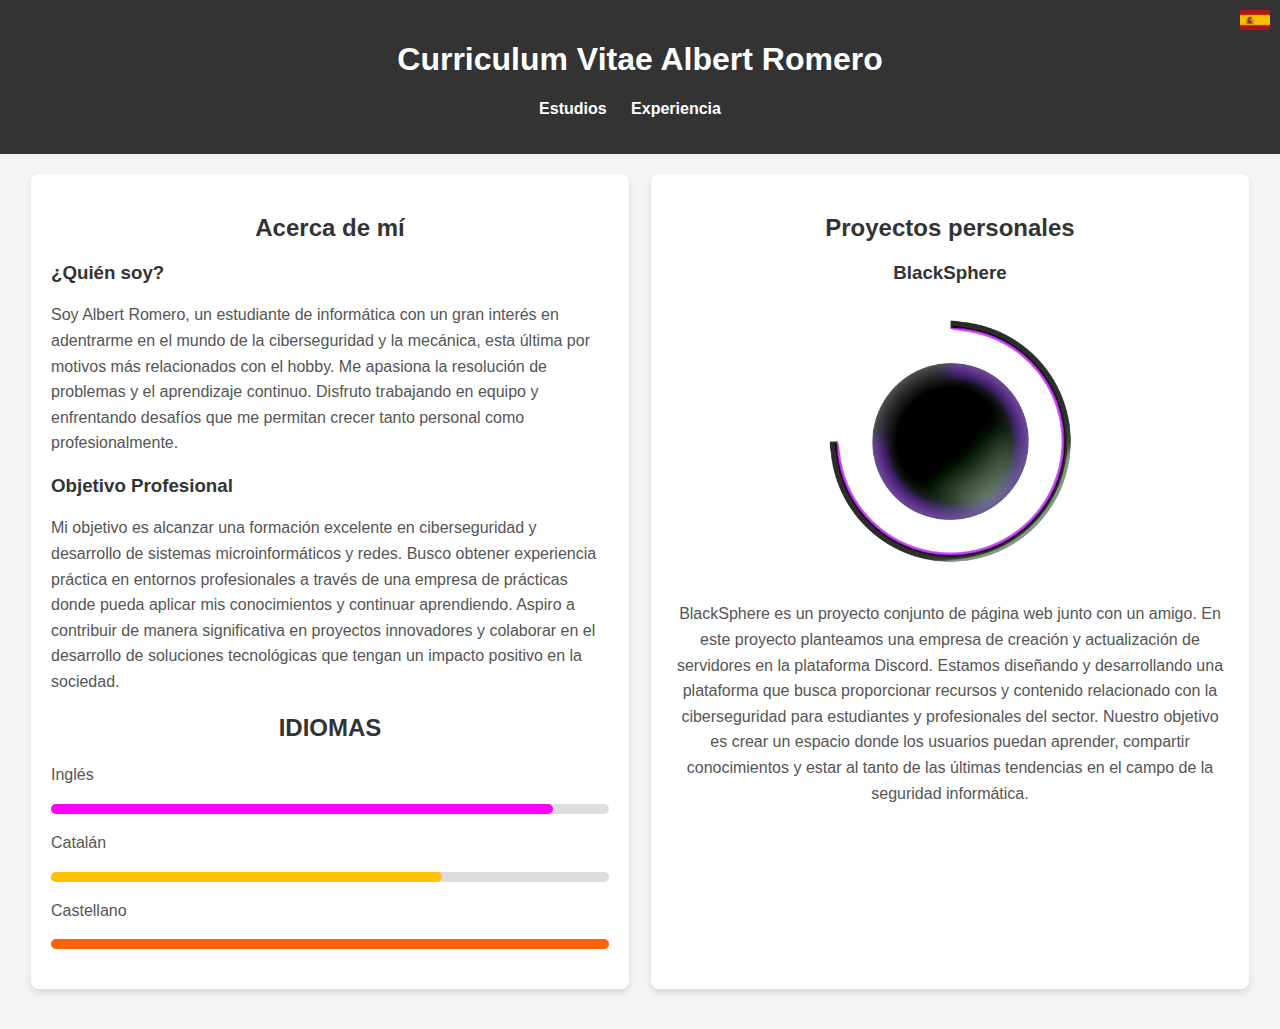
<file: index.html>
<!DOCTYPE html>
<html lang="en">
<head>
    <!-- Meta etiquetas -->
    <meta charset="UTF-8">
    <meta name="viewport" content="width=device-width, initial-scale=1.0">
    <!-- Enlace a la hoja de estilos CSS -->
    <link rel="stylesheet" href="./css/estils.css">
    <!-- Título de la página -->
    <title>CV</title>
</head>
<body>
    <!-- Encabezado de la página -->
    <header>
        <!-- Título principal -->
        <h1>Curriculum Vitae Albert Romero</h1>
        <!-- Menú de navegación -->
        <nav>
            <ul>
                <!-- Enlaces a otras secciones -->
                <li><a href="../view/estudis.html">Estudios</a></li>
                <li><a href="../view/experiencia.html">Experiencia</a></li>
            </ul>
        </nav>
        <!-- Enlace a la versión en inglés de la página -->
        <a href="./view/en/index_en.html"><img src="./img/bandera_española.png" alt="English" class="language-flag"></a>
    </header>
    
    <!-- Contenido principal -->
    <main>
        <!-- Primera columna -->
        <div class="columna">
            <!-- Título de sección -->
            <h2>Acerca de mí</h2>
            <!-- Subtítulo y descripción -->
            <h3>¿Quién soy?</h3>
            <p>Soy Albert Romero, un estudiante de informática con un gran interés en adentrarme en el mundo de la ciberseguridad y la mecánica, esta última por motivos más relacionados con el hobby. Me apasiona la resolución de problemas y el aprendizaje continuo. Disfruto trabajando en equipo y enfrentando desafíos que me permitan crecer tanto personal como profesionalmente.</p>
            <!-- Subtítulo y descripción -->
            <h3>Objetivo Profesional</h3>
            <p>Mi objetivo es alcanzar una formación excelente en ciberseguridad y desarrollo de sistemas microinformáticos y redes. Busco obtener experiencia práctica en entornos profesionales a través de una empresa de prácticas donde pueda aplicar mis conocimientos y continuar aprendiendo. Aspiro a contribuir de manera significativa en proyectos innovadores y colaborar en el desarrollo de soluciones tecnológicas que tengan un impacto positivo en la sociedad.</p>
            <!-- Sección de idiomas -->
            <div>
                <h2>IDIOMAS</h2>
                <!-- Lista de idiomas y barras de progreso -->
                <div class="idiomas">
                    <p>Inglés</p>
                    <div class="barra-progreso">
                        <div class="progreso-ingles"></div>
                    </div>
                    <p>Catalán</p>
                    <div class="barra-progreso">
                        <div class="progreso-catalan"></div>
                    </div>
                    <p>Castellano</p>
                    <div class="barra-progreso">
                        <div class="progreso-castellano"></div>
                    </div>
                </div>
            </div>
        </div>
        <!-- Segunda columna -->
        <div class="columna">
            <!-- Título de sección -->
            <h2>Proyectos personales</h2>
            <!-- Descripción de proyecto -->
            <div class="proyectos">
                <h3>BlackSphere</h3>
                <!-- Enlace al repositorio de GitHub y logo -->
                <a href="https://github.com/LotsV8pro/BlackSphere" target="_blank">
                    <img src="./img/BlackSphereLogo.png" alt="BlackSphere Logo">
                </a>
                <!-- Descripción del proyecto -->
                <p>BlackSphere es un proyecto conjunto de página web junto con un amigo. En este proyecto planteamos una empresa de creación y actualización de servidores en la plataforma Discord. Estamos diseñando y desarrollando una plataforma que busca proporcionar recursos y contenido relacionado con la ciberseguridad para estudiantes y profesionales del sector. Nuestro objetivo es crear un espacio donde los usuarios puedan aprender, compartir conocimientos y estar al tanto de las últimas tendencias en el campo de la seguridad informática.</p>
            </div>
        </div>
    </main>
</body>
</html>
</file>
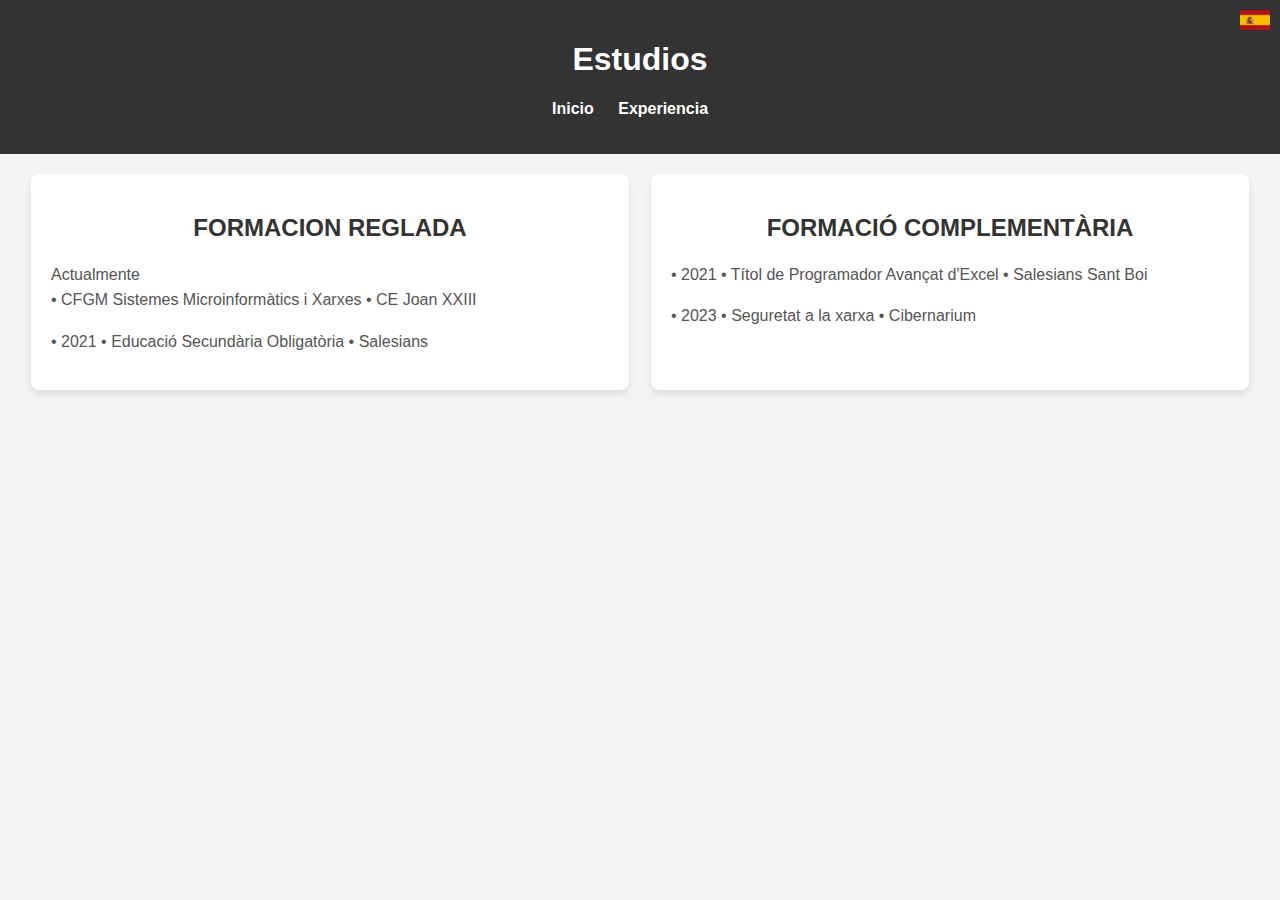
<file: view/estudis.html>
<!DOCTYPE html>
<html lang="es">
<head>
    <!-- Codificación de caracteres -->
    <meta charset="UTF-8">
    <!-- Etiqueta meta para la visualización en dispositivos móviles -->
    <meta name="viewport" content="width=device-width, initial-scale=1.0">
    <!-- Enlace a la hoja de estilos CSS -->
    <link rel="stylesheet" href="../css/estils.css">
    <!-- Título de la página -->
    <title>Estudios</title>
</head>
<body>
    <!-- Encabezado de la página -->
    <header>
        <!-- Título principal -->
        <h1>Estudios</h1>
        <!-- Menú de navegación -->
        <nav>
            <ul>
                <!-- Enlace al inicio -->
                <li><a href="../index.html">Inicio</a></li>
                <!-- Enlace a la página de experiencia -->
                <li><a href="experiencia.html">Experiencia</a></li>
            </ul>
        </nav>
        <!-- Enlace a la versión en inglés de la página -->
        <a href="./en/education.html"><img src="../img/bandera_española.png" alt="English" class="language-flag"></a>
    </header>

    <!-- Contenido principal -->
    <main>
        <!-- Primera columna -->
        <div class="columna">
            <!-- Título de sección -->
            <h2>FORMACION REGLADA</h2>
            <!-- Descripción de la formación reglada -->
            <p>Actualmente <br> • CFGM Sistemes Microinformàtics i Xarxes • CE Joan XXIII </p>
            <!-- Otra descripción de la formación reglada -->
            <p> • 2021 • Educació Secundària Obligatòria • Salesians</p>
        </div>
        <!-- Segunda columna -->
        <div class="columna">
            <!-- Título de sección -->
            <h2>FORMACIÓ COMPLEMENTÀRIA</h2>
            <!-- Descripción de la formación complementaria -->
            <p>• 2021 • Títol de Programador Avançat d'Excel • Salesians Sant Boi</p>
            <!-- Otra descripción de la formación complementaria -->
            <p>• 2023 • Seguretat a la xarxa • Cibernarium</p>
        </div>
    </main>
</body>
</html>
</file>
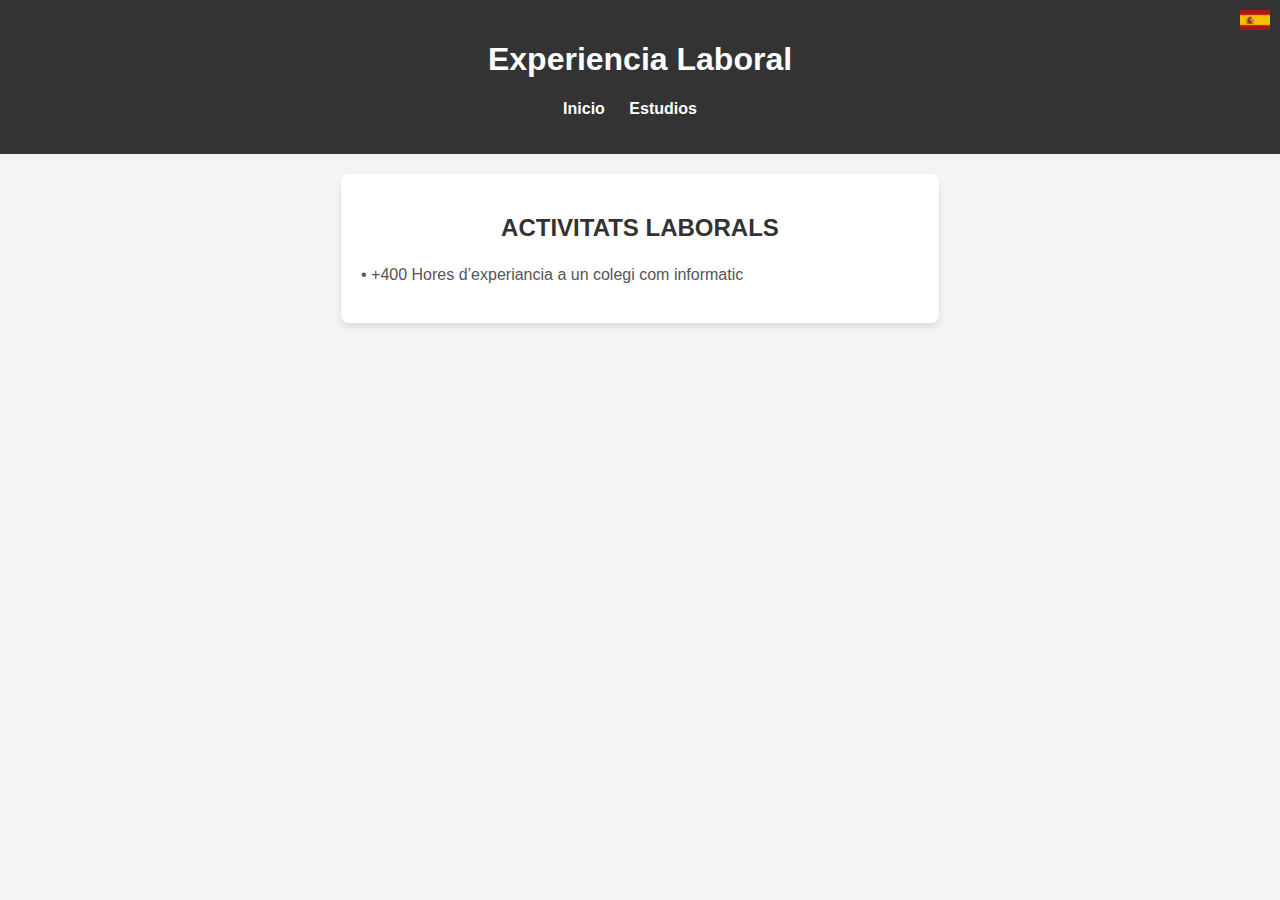
<file: view/experiencia.html>
<!DOCTYPE html>
<html lang="es">
<head>
    <!-- Etiqueta meta para la codificación de caracteres -->
    <meta charset="UTF-8">
    <!-- Etiqueta meta para la visualización en dispositivos móviles -->
    <meta name="viewport" content="width=device-width, initial-scale=1.0">
    <!-- Enlace a la hoja de estilos CSS -->
    <link rel="stylesheet" href="../css/estils.css">
    <!-- Título de la página -->
    <title>Experiencia</title>
</head>
<body>
    <!-- Encabezado de la página -->
    <header>
        <!-- Título principal -->
        <h1>Experiencia Laboral</h1>
        <!-- Menú de navegación -->
        <nav>
            <ul>
                <!-- Enlace al inicio -->
                <li><a href="../index.html">Inicio</a></li>
                <!-- Enlace a la página de estudios -->
                <li><a href="estudis.html">Estudios</a></li>
            </ul>
        </nav>
        <!-- Enlace a la versión en inglés de la página -->
        <a href="./en/experience.html"><img src="../img/bandera_española.png" alt="English" class="language-flag"></a>
    </header>

    <!-- Contenido principal -->
    <main>
        <!-- División de columna -->
        <div class="columna">
            <!-- Título de sección -->
            <h2>ACTIVITATS LABORALS</h2>
            <!-- Descripción de la experiencia laboral -->
            <p>• +400 Hores d’experiancia a un colegi com informatic </p>
        </div>
        <!-- Cierre de la etiqueta <main> -->
    </main>
    <!-- Cierre de la etiqueta <body> -->
</body>
<!-- Cierre de la etiqueta <html> -->
</html>
</file>
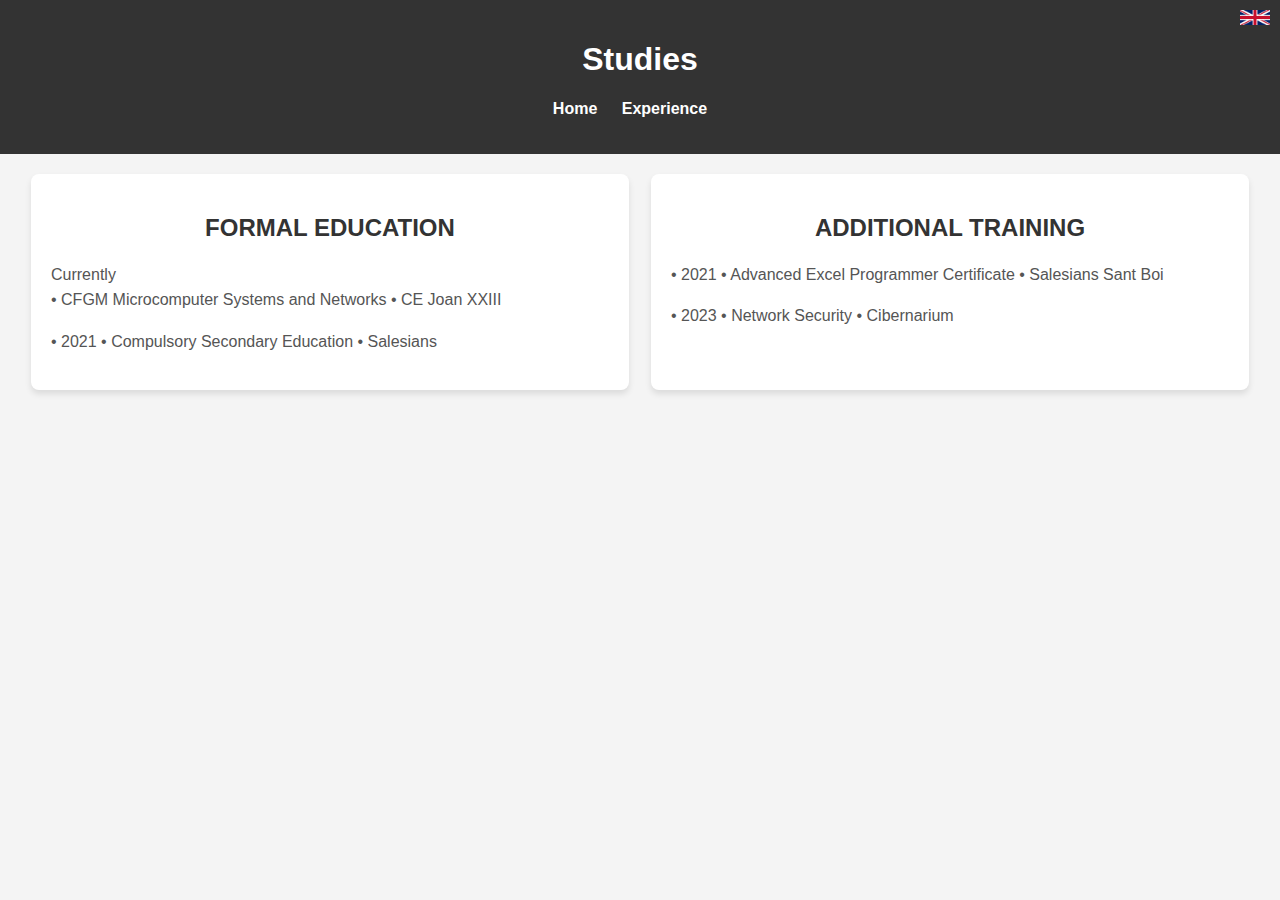
<file: view/en/education.html>
<!DOCTYPE html>
<html lang="en">
<head>
    <!-- Character encoding -->
    <meta charset="UTF-8">
    <!-- Responsive viewport -->
    <meta name="viewport" content="width=device-width, initial-scale=1.0">
    <!-- Link to the CSS stylesheet -->
    <link rel="stylesheet" href="../../css/estils.css">
    <!-- Title of the page -->
    <title>Studies</title>
</head>
<body>
    <!-- Page header -->
    <header>
        <!-- Main title -->
        <h1>Studies</h1>
        <!-- Navigation menu -->
        <nav>
            <ul>
                <!-- Link to the home page -->
                <li><a href="../en/index_en.html">Home</a></li>
                <!-- Link to the experience page -->
                <li><a href="./experience.html">Experience</a></li>
            </ul>
        </nav>
        <!-- Link to the English version of the page -->
        <a href="../estudis.html"><img src="../../img/Bandera ingles.png" alt="English" class="language-flag"></a>
    </header>

    <!-- Main content -->
    <main>
        <!-- First column -->
        <div class="columna">
            <!-- Section title -->
            <h2>FORMAL EDUCATION</h2>
            <!-- Description of formal education -->
            <p>Currently <br> • CFGM Microcomputer Systems and Networks • CE Joan XXIII </p>
            <!-- Another description of formal education -->
            <p> • 2021 • Compulsory Secondary Education • Salesians</p>
        </div>
        <!-- Second column -->
        <div class="columna">
            <!-- Section title -->
            <h2>ADDITIONAL TRAINING</h2>
            <!-- Description of additional training -->
            <p>• 2021 • Advanced Excel Programmer Certificate • Salesians Sant Boi</p>
            <!-- Another description of additional training -->
            <p>• 2023 • Network Security • Cibernarium</p>
        </div>
    </main>
</body>
</html>
</file>
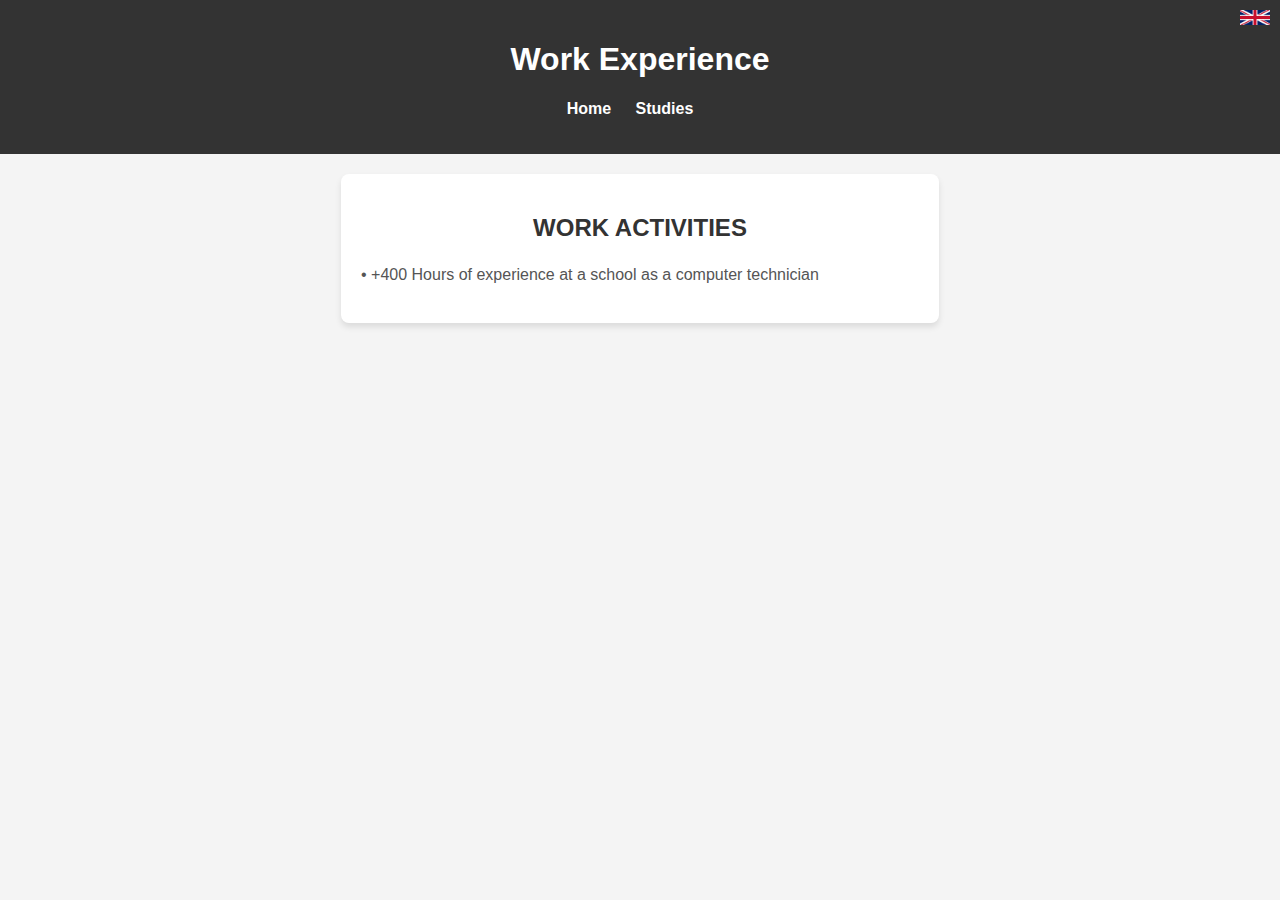
<file: view/en/experience.html>
<!DOCTYPE html>
<html lang="en">
<head>
    <!-- Character encoding -->
    <meta charset="UTF-8">
    <!-- Responsive viewport -->
    <meta name="viewport" content="width=device-width, initial-scale=1.0">
    <!-- Link to the CSS stylesheet -->
    <link rel="stylesheet" href="../../css/estils.css">
    <!-- Title of the page -->
    <title>Experience</title>
</head>
<body>
    <!-- Page header -->
    <header>
        <!-- Main title -->
        <h1>Work Experience</h1>
        <!-- Navigation menu -->
        <nav>
            <ul>
                <!-- Link to the home page -->
                <li><a href="../en/index_en.html">Home</a></li>
                <!-- Link to the studies page -->
                <li><a href="./education.html">Studies</a></li>
            </ul>
        </nav>
        <!-- Link to the English version of the page -->
        <a href="../experiencia.html"><img src="../../img/Bandera ingles.png" alt="English" class="language-flag"></a>
    </header>

    <!-- Main content -->
    <main>
        <!-- Column section -->
        <div class="columna">
            <!-- Section title -->
            <h2>WORK ACTIVITIES</h2>
            <!-- Description of work activities -->
            <p>• +400 Hours of experience at a school as a computer technician</p>
        </div>
    </main>
</body>
</html>
</file>
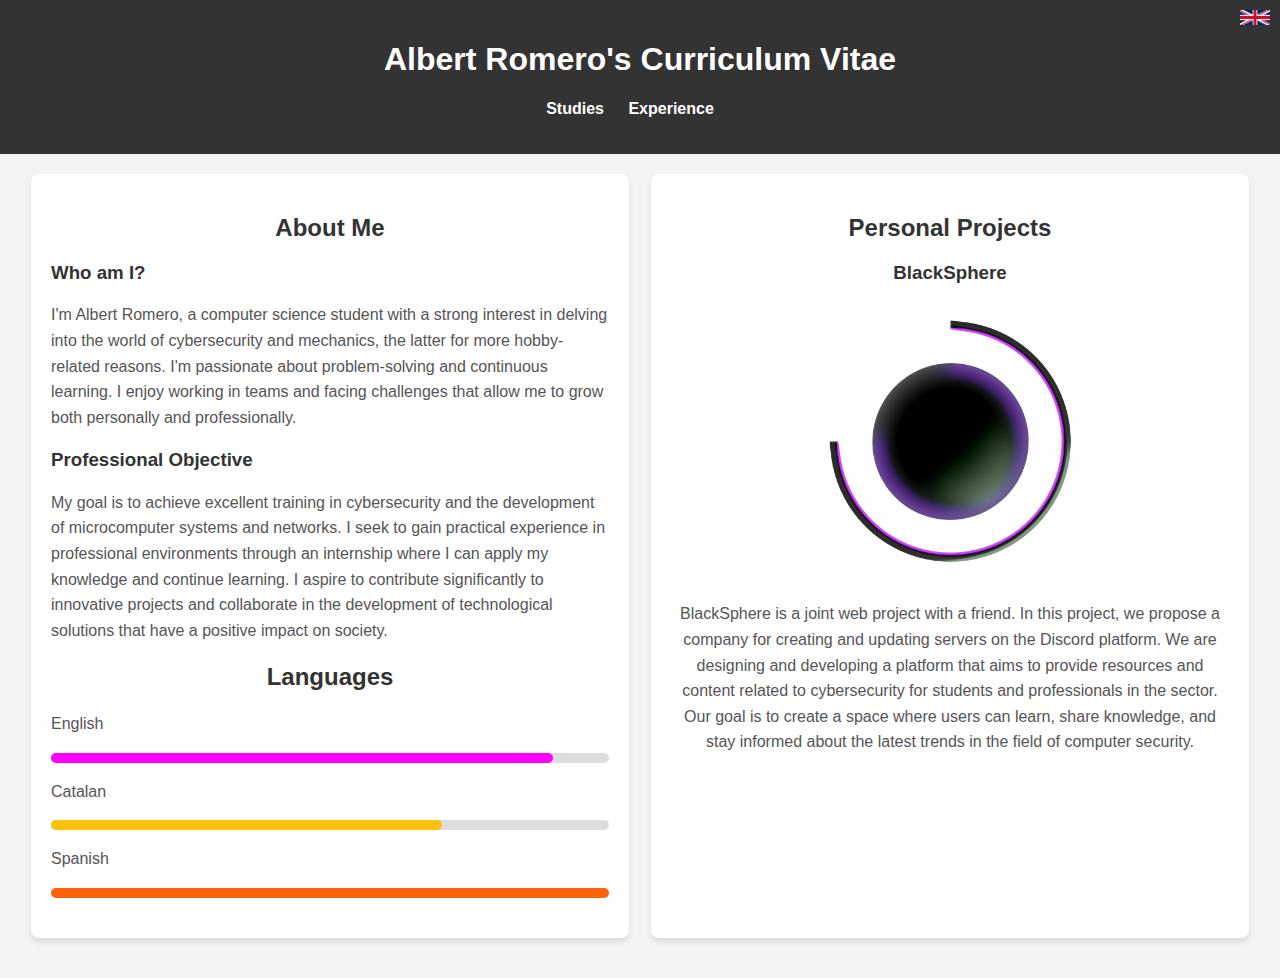
<file: view/en/index_en.html>
<!DOCTYPE html>
<html lang="en">
<head>
    <!-- Meta tag for character encoding -->
    <meta charset="UTF-8">
    <!-- Meta tag for responsive design -->
    <meta name="viewport" content="width=device-width, initial-scale=1.0">
    <!-- Link to the CSS stylesheet -->
    <link rel="stylesheet" href="../../css/estils.css">
    <!-- Title of the page -->
    <title>CV</title>
</head>
<body>
    <!-- Page header -->
    <header>
        <!-- Main title -->
        <h1>Albert Romero's Curriculum Vitae</h1>
        <!-- Navigation menu -->
        <nav>
            <ul>
                <!-- Links to other sections -->
                <li><a href="./education.html">Studies</a></li>
                <li><a href="./experience.html">Experience</a></li>
            </ul>
        </nav>
        <!-- Link to the English version of the page -->
        <a href="../../index.html"><img src="../../img/Bandera ingles.png" alt="English" class="language-flag"></a>
    </header>

    <!-- Main content -->
    <main>
        <!-- First column -->
        <div class="columna">
            <!-- Section title -->
            <h2>About Me</h2>
            <!-- Subtitle and description -->
            <h3>Who am I?</h3>
            <p>I'm Albert Romero, a computer science student with a strong interest in delving into the world of cybersecurity and mechanics, the latter for more hobby-related reasons. I'm passionate about problem-solving and continuous learning. I enjoy working in teams and facing challenges that allow me to grow both personally and professionally.</p>
            <!-- Subtitle and description -->
            <h3>Professional Objective</h3>
            <p>My goal is to achieve excellent training in cybersecurity and the development of microcomputer systems and networks. I seek to gain practical experience in professional environments through an internship where I can apply my knowledge and continue learning. I aspire to contribute significantly to innovative projects and collaborate in the development of technological solutions that have a positive impact on society.</p>
            <!-- Languages section -->
            <div>
                <h2>Languages</h2>
                <!-- List of languages and progress bars -->
                <div class="idiomas">
                    <p>English</p>
                    <div class="barra-progreso">
                        <div class="progreso-ingles"></div>
                    </div>
                    <p>Catalan</p>
                    <div class="barra-progreso">
                        <div class="progreso-catalan"></div>
                    </div>
                    <p>Spanish</p>
                    <div class="barra-progreso">
                        <div class="progreso-castellano"></div>
                    </div>
                </div>
            </div>
        </div>
        <!-- Second column -->
        <div class="columna">
            <!-- Section title -->
            <h2>Personal Projects</h2>
            <!-- Description of a personal project -->
            <div class="proyectos">
                <h3>BlackSphere</h3>
                <!-- Link to GitHub repository and logo -->
                <a href="https://github.com/LotsV8pro/BlackSphere" target="_blank">
                    <img src="../../img/BlackSphereLogo.png" alt="BlackSphere Logo">
                </a>
                <!-- Description of the project -->
                <p>BlackSphere is a joint web project with a friend. In this project, we propose a company for creating and updating servers on the Discord platform. We are designing and developing a platform that aims to provide resources and content related to cybersecurity for students and professionals in the sector. Our goal is to create a space where users can learn, share knowledge, and stay informed about the latest trends in the field of computer security.</p>
            </div>
        </div>
    </main>
</body>
</html>
</file>
<file: css/estils.css>
body {
    font-family: Arial, sans-serif; /* Fuente para todo el cuerpo del documento */
    margin: 0; /* Elimina el margen predeterminado del cuerpo */
    padding: 0; /* Elimina el relleno predeterminado del cuerpo */
    background-color: #f4f4f4; /* Color de fondo */
    color: #333; /* Color del texto */
}

header {
    background-color: #333; /* Color de fondo del encabezado */
    color: #fff; /* Color del texto del encabezado */
    text-align: center; /* Alineación del texto al centro */
    padding: 20px 0; /* Espaciado interno del encabezado */
}

nav ul {
    list-style-type: none; /* Elimina los estilos de lista */
    padding: 0; /* Elimina el relleno de la lista */
    text-align: center; /* Alineación del texto al centro */
}

nav ul li {
    display: inline; /* Muestra los elementos de la lista en línea */
    margin-right: 20px; /* Margen derecho entre elementos de lista */
}

nav ul li a {
    color: #fff; /* Color del texto del enlace */
    text-decoration: none; /* Elimina el subrayado del enlace */
    font-weight: bold; /* Establece el peso de la fuente en negrita */
}

main {
    display: flex; /* Utiliza flexbox para el diseño principal */
    flex-wrap: wrap; /* Permite que los elementos se envuelvan en filas adicionales */
    justify-content: space-around; /* Distribuye los elementos equitativamente */
    padding: 20px; /* Espaciado interno del contenido principal */
}

.columna {
    flex: 1; /* Establece el factor de flexión para ocupar espacio adicional */
    max-width: 45%; /* Ancho máximo de la columna */
    margin-bottom: 20px; /* Margen inferior entre columnas */
    background-color: #fff; /* Color de fondo de la columna */
    padding: 20px; /* Espaciado interno de la columna */
    border-radius: 8px; /* Radio de borde de la columna */
    box-shadow: 0 4px 6px rgba(0, 0, 0, 0.1); /* Sombra de la columna */
}

.columna h2 {
    text-align: center; /* Alineación del título de la columna al centro */
}

h1 {
    color: #fff; /* Color del texto del encabezado principal */
    font-weight: bold; /* Establece el peso de la fuente en negrita */
}

h2 {
    color: #333; /* Color del texto del título */
    font-weight: bold; /* Establece el peso de la fuente en negrita */
}

h3 {
    color: #333; /* Color del texto del subtítulo */
    font-weight: bold; /* Establece el peso de la fuente en negrita */
}

p {
    color: #555; /* Color del texto del párrafo */
    line-height: 1.6; /* Altura de línea del párrafo */
}

img {
    width: 50%; /* Ancho de la imagen */
    height: auto; /* Altura automática para mantener la relación de aspecto */
    object-fit: cover; /* Escala y recorta la imagen para ajustarse */
}

.proyectos {
   text-align: center; /* Alineación del contenido del proyecto al centro */
}

.idiomas {
    margin-bottom: 20px; /* Margen inferior entre elementos de idioma */
}

.barra-progreso {
    background-color: #ddd; /* Color de fondo de la barra de progreso */
    height: 10px; /* Altura de la barra de progreso */
    border-radius: 5px; /* Radio de borde de la barra de progreso */
    margin-bottom: 10px; /* Margen inferior entre barras de progreso */
}

.progreso-ingles {
    width: 90%; /* Anchura de la barra de progreso para el inglés */
    background-color: #ff00ff; /* Color de la barra de progreso para el inglés */
    height: 100%; /* Altura de la barra de progreso */
    border-radius: 5px; /* Radio de borde de la barra de progreso */
}

.progreso-catalan {
    width: 70%; /* Anchura de la barra de progreso para el catalán */
    background-color: #ffc107; /* Color de la barra de progreso para el catalán */
    height: 100%; /* Altura de la barra de progreso */
    border-radius: 5px; /* Radio de borde de la barra de progreso */
}

.progreso-castellano {
    width: 100%; /* Anchura de la barra de progreso para el español */
    background-color: #ff6207; /* Color de la barra de progreso para el español */
    height: 100%; /* Altura de la barra de progreso */
    border-radius: 5px; /* Radio de borde de la barra de progreso */
}

.language-flag {
    position: absolute; /* Posición absoluta */
    top: 10px; /* Posicionamiento superior */
    right: 10px; /* Posicionamiento derecho */
    width: 30px; /* Ancho de la bandera de idioma */
    height: auto; /* Altura automática para mantener la relación de aspecto */
}

@media (max-width: 768px) {
    main {
        flex-direction: column; /* Cambia la dirección del flexbox a columna */
    }

    .columna {
        max-width: 100%; /* Ancho máximo de la columna */
    }
}
</file>
